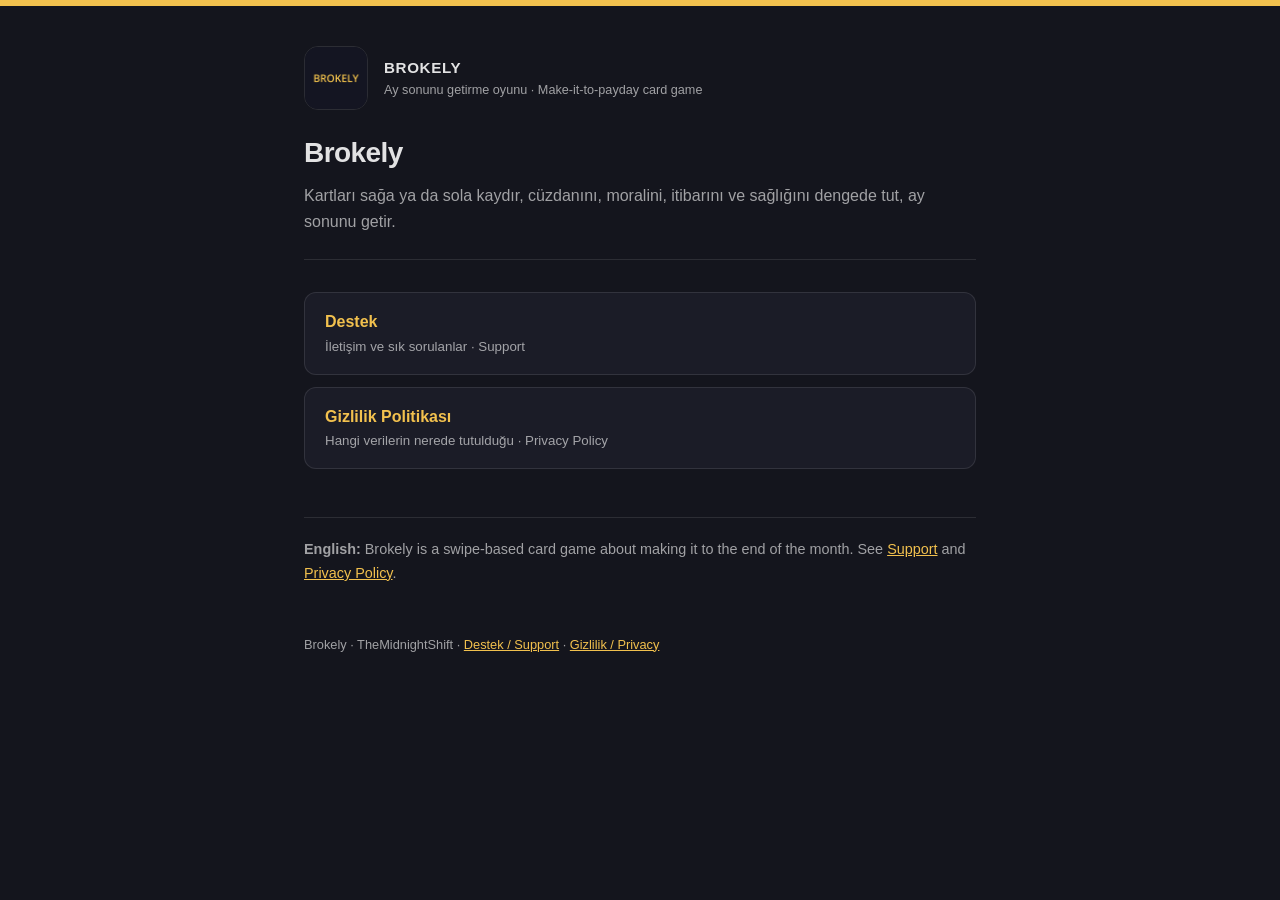
<file: index.html>
<!DOCTYPE html>
<html lang="tr">
<head>
<meta charset="UTF-8">
<meta name="viewport" content="width=device-width, initial-scale=1.0">
<title>Brokely - Destek ve Gizlilik / Support and Privacy</title>
<link rel="stylesheet" href="style.css">
</head>
<body>
<div class="stripe"></div>
<div class="container">

    <header>
        <div class="brand">
            <img src="icon.png" alt="Brokely">
            <div class="name">Brokely<small>Ay sonunu getirme oyunu · Make-it-to-payday card game</small></div>
        </div>
        <h1>Brokely</h1>
        <p class="subtitle">Kartları sağa ya da sola kaydır, cüzdanını, moralini, itibarını ve sağlığını dengede tut, ay sonunu getir.</p>
    </header>

    <section>
        <div class="links">
            <a href="support.html">Destek<small>İletişim ve sık sorulanlar · Support</small></a>
            <a href="privacy.html">Gizlilik Politikası<small>Hangi verilerin nerede tutulduğu · Privacy Policy</small></a>
        </div>
    </section>

    <p class="en-summary" lang="en"><strong>English:</strong> Brokely is a swipe-based card game about making it to the end of the month. See <a href="support.html">Support</a> and <a href="privacy.html">Privacy Policy</a>.</p>

    <footer>Brokely · TheMidnightShift · <a href="support.html">Destek / Support</a> · <a href="privacy.html">Gizlilik / Privacy</a></footer>
</div>
</body>
</html>
</file>
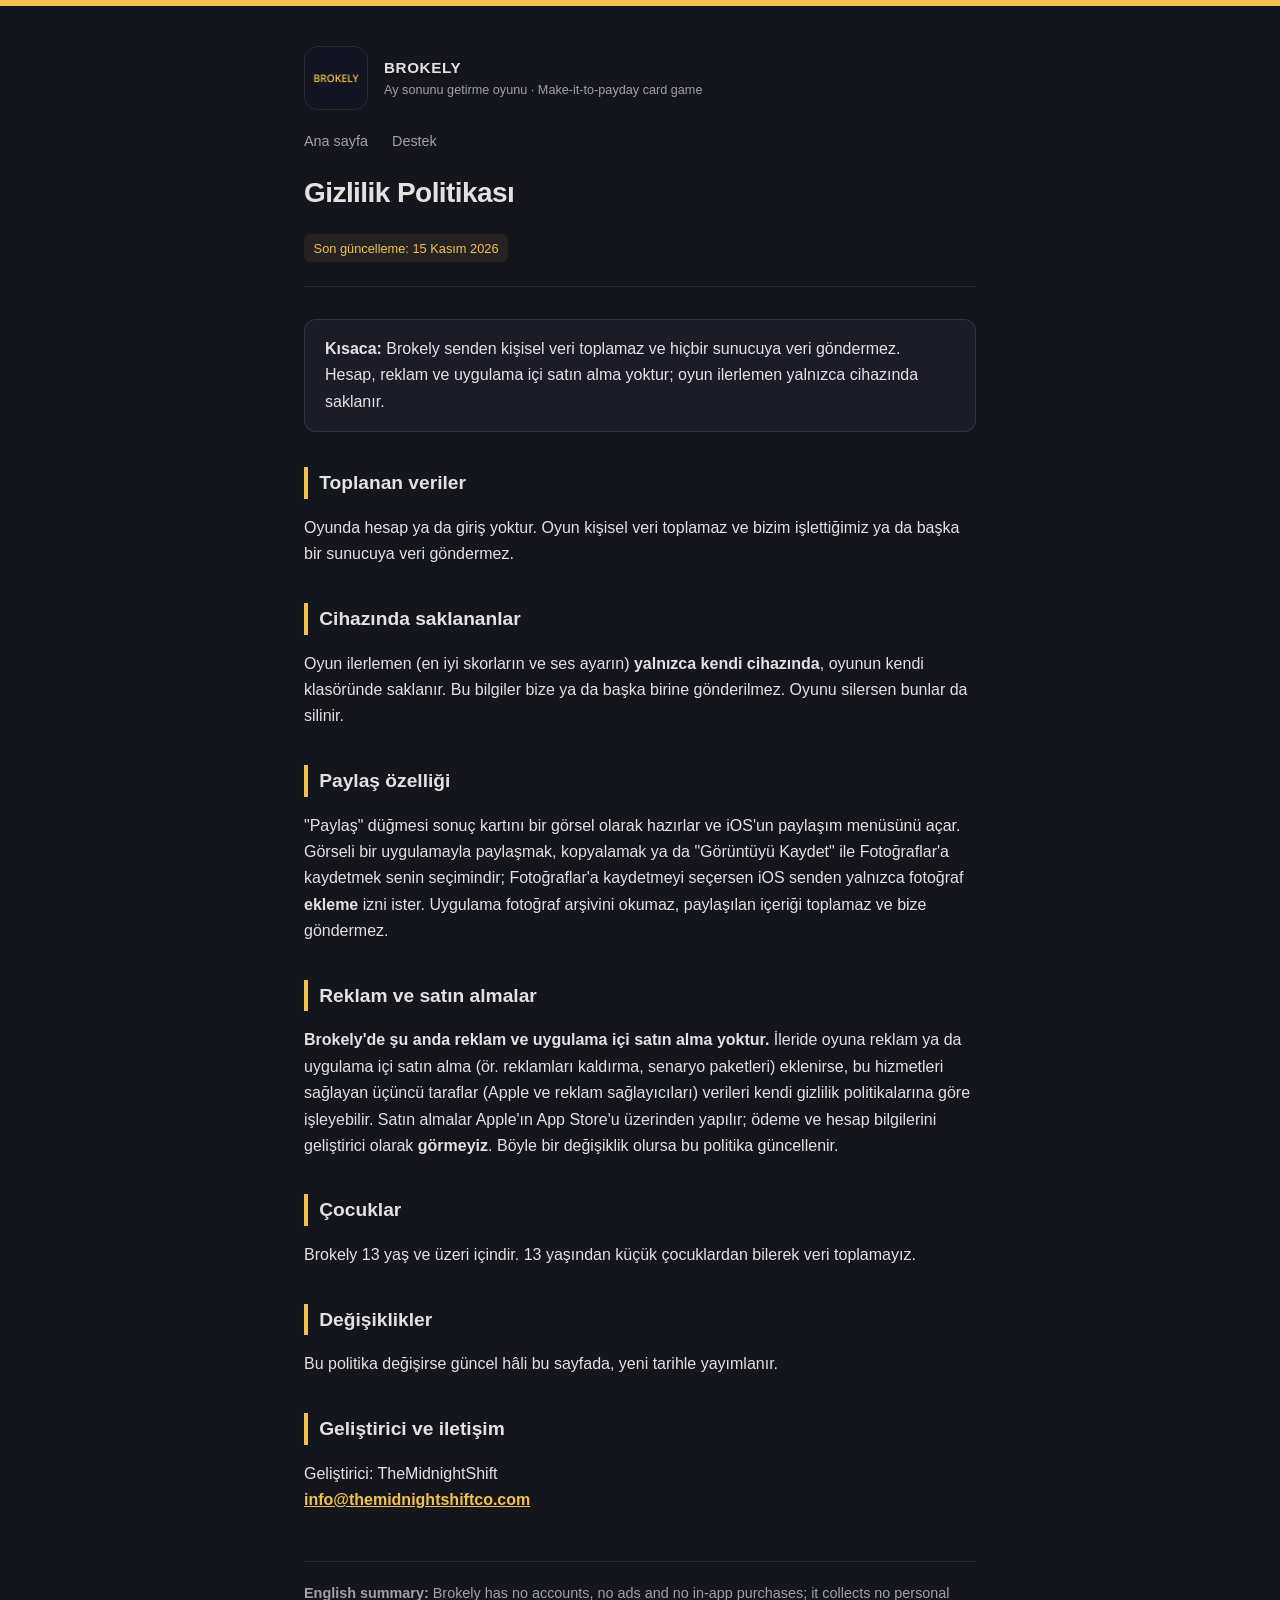
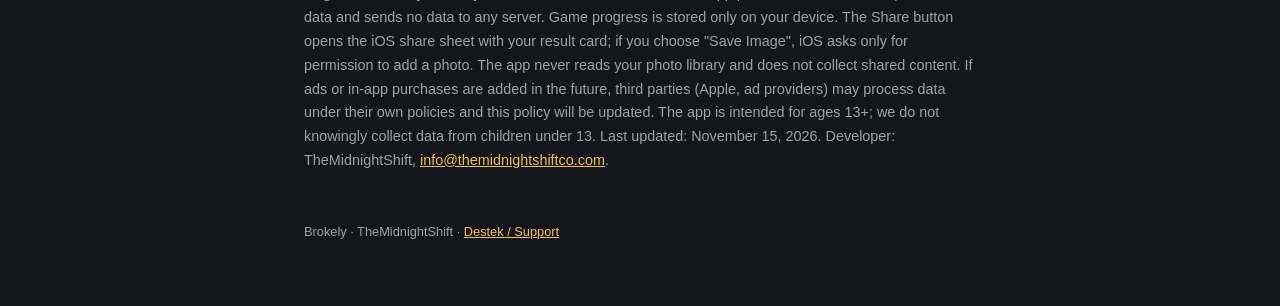
<file: privacy.html>
<!DOCTYPE html>
<html lang="tr">
<head>
<meta charset="UTF-8">
<meta name="viewport" content="width=device-width, initial-scale=1.0">
<title>Gizlilik Politikası / Privacy Policy - Brokely</title>
<link rel="stylesheet" href="style.css">
</head>
<body>
<div class="stripe"></div>
<div class="container">

    <header>
        <div class="brand">
            <img src="icon.png" alt="Brokely">
            <div class="name">Brokely<small>Ay sonunu getirme oyunu · Make-it-to-payday card game</small></div>
        </div>
        <nav>
            <a href="index.html">Ana sayfa</a>
            <a href="support.html">Destek</a>
        </nav>
        <h1>Gizlilik Politikası</h1>
        <span class="updated">Son güncelleme: 15 Kasım 2026</span>
    </header>

    <section>
        <div class="card"><p style="margin: 0;"><strong>Kısaca:</strong> Brokely senden kişisel veri toplamaz ve hiçbir sunucuya veri göndermez. Hesap, reklam ve uygulama içi satın alma yoktur; oyun ilerlemen yalnızca cihazında saklanır.</p></div>
    </section>

    <section>
        <h2>Toplanan veriler</h2>
        <p>Oyunda hesap ya da giriş yoktur. Oyun kişisel veri toplamaz ve bizim işlettiğimiz ya da başka bir sunucuya veri göndermez.</p>
    </section>

    <section>
        <h2>Cihazında saklananlar</h2>
        <p>Oyun ilerlemen (en iyi skorların ve ses ayarın) <strong>yalnızca kendi cihazında</strong>, oyunun kendi klasöründe saklanır. Bu bilgiler bize ya da başka birine gönderilmez. Oyunu silersen bunlar da silinir.</p>
    </section>

    <section>
        <h2>Paylaş özelliği</h2>
        <p>"Paylaş" düğmesi sonuç kartını bir görsel olarak hazırlar ve iOS'un paylaşım menüsünü açar. Görseli bir uygulamayla paylaşmak, kopyalamak ya da "Görüntüyü Kaydet" ile Fotoğraflar'a kaydetmek senin seçimindir; Fotoğraflar'a kaydetmeyi seçersen iOS senden yalnızca fotoğraf <strong>ekleme</strong> izni ister. Uygulama fotoğraf arşivini okumaz, paylaşılan içeriği toplamaz ve bize göndermez.</p>
    </section>

    <section>
        <h2>Reklam ve satın almalar</h2>
        <p><strong>Brokely'de şu anda reklam ve uygulama içi satın alma yoktur.</strong> İleride oyuna reklam ya da uygulama içi satın alma (ör. reklamları kaldırma, senaryo paketleri) eklenirse, bu hizmetleri sağlayan üçüncü taraflar (Apple ve reklam sağlayıcıları) verileri kendi gizlilik politikalarına göre işleyebilir. Satın almalar Apple'ın App Store'u üzerinden yapılır; ödeme ve hesap bilgilerini geliştirici olarak <strong>görmeyiz</strong>. Böyle bir değişiklik olursa bu politika güncellenir.</p>
    </section>

    <section>
        <h2>Çocuklar</h2>
        <p>Brokely 13 yaş ve üzeri içindir. 13 yaşından küçük çocuklardan bilerek veri toplamayız.</p>
    </section>

    <section>
        <h2>Değişiklikler</h2>
        <p>Bu politika değişirse güncel hâli bu sayfada, yeni tarihle yayımlanır.</p>
    </section>

    <section>
        <h2>Geliştirici ve iletişim</h2>
        <p>Geliştirici: TheMidnightShift<br>
        <a class="contact-email" href="mailto:info@themidnightshiftco.com">info@themidnightshiftco.com</a></p>
    </section>

    <p class="en-summary" lang="en"><strong>English summary:</strong> Brokely has no accounts, no ads and no in-app purchases; it collects no personal data and sends no data to any server. Game progress is stored only on your device. The Share button opens the iOS share sheet with your result card; if you choose "Save Image", iOS asks only for permission to add a photo. The app never reads your photo library and does not collect shared content. If ads or in-app purchases are added in the future, third parties (Apple, ad providers) may process data under their own policies and this policy will be updated. The app is intended for ages 13+; we do not knowingly collect data from children under 13. Last updated: November 15, 2026. Developer: TheMidnightShift, <a href="mailto:info@themidnightshiftco.com">info@themidnightshiftco.com</a>.</p>

    <footer>Brokely · TheMidnightShift · <a href="support.html">Destek / Support</a></footer>
</div>
</body>
</html>
</file>
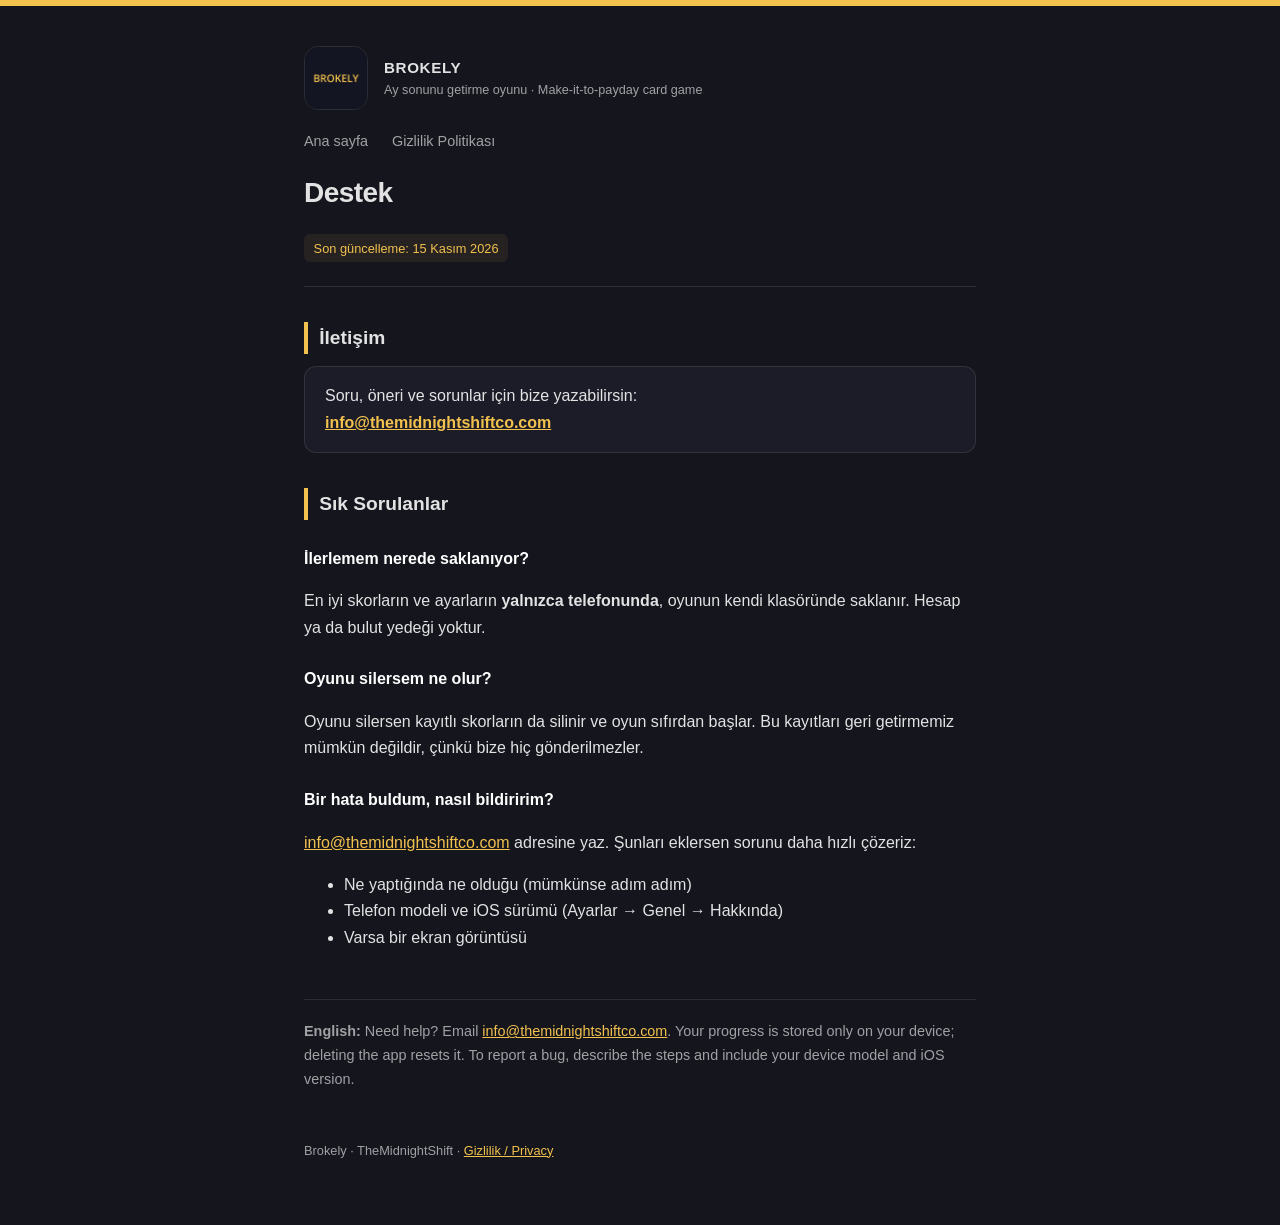
<file: support.html>
<!DOCTYPE html>
<html lang="tr">
<head>
<meta charset="UTF-8">
<meta name="viewport" content="width=device-width, initial-scale=1.0">
<title>Destek / Support - Brokely</title>
<link rel="stylesheet" href="style.css">
</head>
<body>
<div class="stripe"></div>
<div class="container">

    <header>
        <div class="brand">
            <img src="icon.png" alt="Brokely">
            <div class="name">Brokely<small>Ay sonunu getirme oyunu · Make-it-to-payday card game</small></div>
        </div>
        <nav>
            <a href="index.html">Ana sayfa</a>
            <a href="privacy.html">Gizlilik Politikası</a>
        </nav>
        <h1>Destek</h1>
        <span class="updated">Son güncelleme: 15 Kasım 2026</span>
    </header>

    <section>
        <h2>İletişim</h2>
        <div class="card">
            <p style="margin: 0;">Soru, öneri ve sorunlar için bize yazabilirsin:<br>
            <a class="contact-email" href="mailto:info@themidnightshiftco.com">info@themidnightshiftco.com</a></p>
        </div>
    </section>

    <section>
        <h2>Sık Sorulanlar</h2>

        <h3>İlerlemem nerede saklanıyor?</h3>
        <p>En iyi skorların ve ayarların <strong>yalnızca telefonunda</strong>, oyunun kendi klasöründe saklanır. Hesap ya da bulut yedeği yoktur.</p>

        <h3>Oyunu silersem ne olur?</h3>
        <p>Oyunu silersen kayıtlı skorların da silinir ve oyun sıfırdan başlar. Bu kayıtları geri getirmemiz mümkün değildir, çünkü bize hiç gönderilmezler.</p>

        <h3>Bir hata buldum, nasıl bildiririm?</h3>
        <p><a href="mailto:info@themidnightshiftco.com?subject=Brokely%20hata%20bildirimi">info@themidnightshiftco.com</a> adresine yaz. Şunları eklersen sorunu daha hızlı çözeriz:</p>
        <ul>
            <li>Ne yaptığında ne olduğu (mümkünse adım adım)</li>
            <li>Telefon modeli ve iOS sürümü (Ayarlar → Genel → Hakkında)</li>
            <li>Varsa bir ekran görüntüsü</li>
        </ul>
    </section>

    <p class="en-summary" lang="en"><strong>English:</strong> Need help? Email <a href="mailto:info@themidnightshiftco.com">info@themidnightshiftco.com</a>. Your progress is stored only on your device; deleting the app resets it. To report a bug, describe the steps and include your device model and iOS version.</p>

    <footer>Brokely · TheMidnightShift · <a href="privacy.html">Gizlilik / Privacy</a></footer>
</div>
</body>
</html>
</file>
<file: style.css>
:root {
    --bg: #14151d;
    --surface: #1b1c27;
    --text-primary: rgba(255, 255, 255, 0.88);
    --text-secondary: rgba(255, 255, 255, 0.60);
    --accent: #F2C14E;          /* Brokely sarısı */
    --danger: #E86A5A;
    --border: rgba(255, 255, 255, 0.10);
}
* { box-sizing: border-box; }
body {
    margin: 0;
    background: var(--bg);
    color: var(--text-primary);
    font-family: -apple-system, BlinkMacSystemFont, "Segoe UI", Roboto, Helvetica, Arial, sans-serif;
    line-height: 1.65;
}
.stripe { height: 6px; background: var(--accent); }
.container { max-width: 720px; margin: 0 auto; padding: 2.5rem 1.5rem 4rem; }
header { margin-bottom: 2rem; padding-bottom: 1.5rem; border-bottom: 1px solid var(--border); }
.brand { display: flex; align-items: center; gap: 1rem; margin-bottom: 1.25rem; }
.brand img { width: 64px; height: 64px; border-radius: 14px; border: 1px solid var(--border); }
.brand .name { font-weight: 700; letter-spacing: 0.04em; text-transform: uppercase; font-size: 0.95rem; }
.brand .name small { display: block; color: var(--text-secondary); font-weight: 400; letter-spacing: 0; text-transform: none; }
nav { margin-bottom: 1rem; font-size: 0.9rem; }
nav a { color: var(--text-secondary); text-decoration: none; margin-right: 1.25rem; border-bottom: 1px solid transparent; }
nav a:hover { color: var(--accent); border-bottom-color: var(--accent); }
h1 { font-size: 1.75rem; margin: 0 0 0.4rem; letter-spacing: -0.02em; }
h2 { font-size: 1.2rem; margin: 2.2rem 0 0.8rem; padding-left: 0.7rem; border-left: 4px solid var(--accent); }
h3 { font-size: 1rem; margin: 1.6rem 0 0.4rem; color: #fff; }
p, li { color: var(--text-primary); }
.subtitle { color: var(--text-secondary); margin: 0; }
.updated { display: inline-block; margin-top: 0.75rem; font-size: 0.8rem; color: var(--accent); background: rgba(242, 193, 78, 0.08); padding: 0.2rem 0.6rem; border-radius: 6px; }
.card { background: var(--surface); border: 1px solid var(--border); border-radius: 12px; padding: 1rem 1.25rem; }
.contact-email { color: var(--accent); font-weight: 600; }
a { color: var(--accent); }
.lang { margin-top: 4rem; padding-top: 2rem; border-top: 1px solid var(--border); }
footer { margin-top: 3rem; color: var(--text-secondary); font-size: 0.8rem; }
.en-summary { margin-top: 3rem; padding-top: 1.25rem; border-top: 1px solid var(--border); color: var(--text-secondary); font-size: 0.9rem; }
.links { display: grid; gap: 0.75rem; margin-top: 1rem; }
.links a { display: block; background: var(--surface); border: 1px solid var(--border); border-radius: 12px; padding: 1rem 1.25rem; text-decoration: none; font-weight: 600; }
.links a small { display: block; color: var(--text-secondary); font-weight: 400; }
</file>
